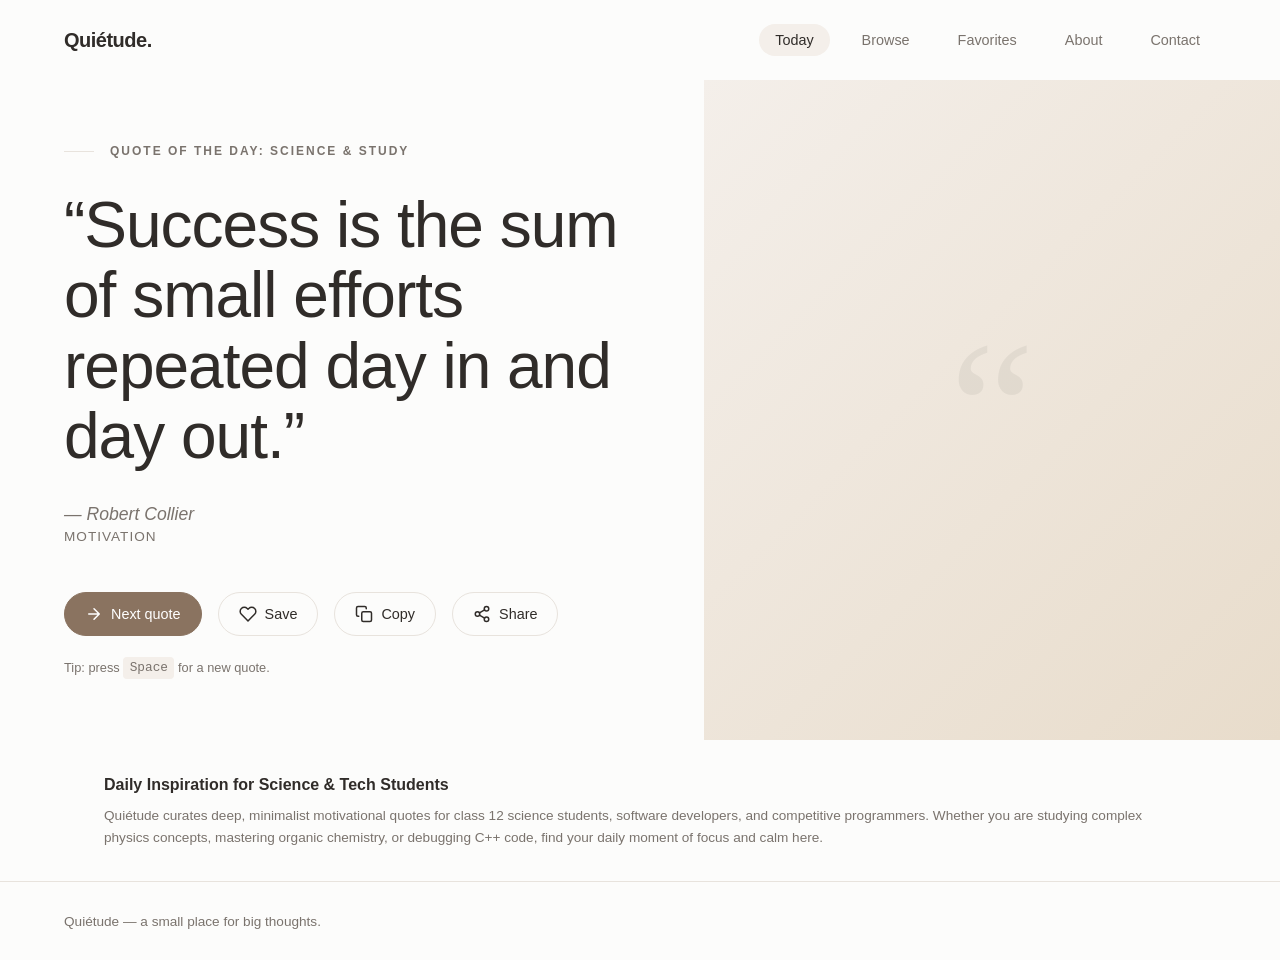
<file: index.html>
<!DOCTYPE html>
<html lang="en">
<head>
    <meta charset="UTF-8">
    <meta name="viewport" content="width=device-width, initial-scale=1.0">
    
    <title>Motivational Quotes for Science Students | Quiétude</title>
    <meta name="title" content="Motivational Quotes for Science Students | Quiétude">
    <meta name="description" content="Discover minimalist motivational quotes for science students. Find calm and focus for board exams, competitive programming, and late-night study sessions.">
    <meta name="keywords" content="motivational quotes for science students, study motivation quotes, class 12 science quotes, deep physics quotes, chemistry study quotes, competitive programming motivation, exam focus quotes, minimalist student quotes, Quiétude">
    <meta name="author" content="Quiétude">

    <meta property="og:type" content="website">
    <meta property="og:url" content="https://quietude05.github.io/quote/">
    <meta property="og:title" content="Motivational Quotes for Science Students | Quiétude">
    <meta property="og:description" content="Discover minimalist motivational quotes for science students. Find calm and focus for board exams, competitive programming, and late-night study sessions.">
    <meta property="og:image" content="https://quietude05.github.io/quote/preview-image.jpg">

    <meta property="twitter:card" content="summary_large_image">
    <meta property="twitter:url" content="https://quietude05.github.io/quote/">
    <meta property="twitter:title" content="Motivational Quotes for Science Students | Quiétude">
    <meta property="twitter:description" content="Discover minimalist motivational quotes for science students. Find calm and focus for board exams, competitive programming, and late-night study sessions.">
    <meta property="twitter:image" content="https://quietude05.github.io/quote/preview-image.jpg">

    <link rel="canonical" href="https://quietude05.github.io/quote/">

    <link rel="stylesheet" href="style.css">
</head>
<body>

    <nav>
        <div class="logo">Quiétude.</div>
        <div class="nav-links">
            <button class="nav-btn active" data-target="view-today">Today</button>
            <button class="nav-btn" data-target="view-browse">Browse</button>
            <button class="nav-btn" data-target="view-favorites">Favorites</button>
            <button class="nav-btn" data-target="view-about">About</button>
            <button class="nav-btn" data-target="view-contact">Contact</button>
        </div>
    </nav>

    <main>
        <section id="view-today" class="view-section active">
            <div class="today-left">
                <h1 class="quote-label">QUOTE OF THE DAY: SCIENCE & STUDY</h1>
                <blockquote class="main-quote" id="today-text">“Creativity is intelligence having fun.”</blockquote>
                <cite class="main-author" id="today-author">— Albert Einstein</cite>
                <div class="main-category" id="today-category">Creativity</div>
                
                <div class="action-buttons">
                    <button class="btn btn-primary" id="btn-next">
                        <svg viewBox="0 0 24 24"><path d="M5 12h14M12 5l7 7-7 7"/></svg> Next quote
                    </button>
                    <button class="btn" id="btn-save-today">
                        <svg viewBox="0 0 24 24" id="today-heart-icon"><path d="M20.84 4.61a5.5 5.5 0 0 0-7.78 0L12 5.67l-1.06-1.06a5.5 5.5 0 0 0-7.78 7.78l1.06 1.06L12 21.23l7.78-7.78 1.06-1.06a5.5 5.5 0 0 0 0-7.78z"/></svg> Save
                    </button>
                    <button class="btn" id="btn-copy">
                        <svg viewBox="0 0 24 24"><rect x="9" y="9" width="13" height="13" rx="2" ry="2"></rect><path d="M5 15H4a2 2 0 0 1-2-2V4a2 2 0 0 1 2-2h9a2 2 0 0 1 2 2v1"></path></svg> Copy
                    </button>
                    <button class="btn" id="btn-share">
                        <svg viewBox="0 0 24 24"><circle cx="18" cy="5" r="3"></circle><circle cx="6" cy="12" r="3"></circle><circle cx="18" cy="19" r="3"></circle><line x1="8.59" y1="13.51" x2="15.42" y2="17.49"></line><line x1="15.41" y1="6.51" x2="8.59" y2="10.49"></line></svg> Share
                    </button>
                </div>
                <div class="tip">Tip: press <kbd>Space</kbd> for a new quote.</div>
            </div>
            <div class="today-right">
                <div class="quote-mark-bg">“</div>
            </div>
        </section>

        <section id="view-browse" class="view-section">
            <div class="page-container">
                <h1 class="page-header">Browse</h1>
                <p class="page-subtitle">A massive, hand-picked library. Wander by theme or search for something specific.</p>
                
                <div class="controls-row">
                    <div class="filters" id="browse-filters">
                        <button class="filter-btn active" data-filter="All">All</button>
                        <button class="filter-btn" data-filter="Wisdom">Wisdom</button>
                        <button class="filter-btn" data-filter="Love">Love</button>
                        <button class="filter-btn" data-filter="Motivation">Motivation</button>
                        <button class="filter-btn" data-filter="Life">Life</button>
                        <button class="filter-btn" data-filter="Creativity">Creativity</button>
                        <button class="filter-btn" data-filter="Mindfulness">Mindfulness</button>
                    </div>
                    <input type="text" class="search-bar" placeholder="Search quotes or authors" id="search-input">
                </div>

                <div class="quotes-grid" id="browse-grid">
                    </div>
            </div>
        </section>

        <section id="view-favorites" class="view-section">
            <div class="page-container">
                <h1 class="page-header">Favorites</h1>
                <p class="page-subtitle">A private shelf for the lines that stayed with you.</p>
                
                <div class="quotes-grid" id="favorites-grid">
                    </div>
            </div>
        </section>

        <section id="view-about" class="view-section">
            <div class="page-container">
                <div class="quote-label" style="margin-bottom:1rem;">ABOUT</div>
                <h1 class="page-header" style="margin-bottom:2rem;">Less scroll, more pause.</h1>
                
                <div class="about-content">
                    <p>Quiétude is a small, slow corner of the internet — a place to read one good sentence and let it stay with you for a while.</p>
                    <p>Each day brings a new quote, drawn from a massive library of writers, philosophers, and quiet observers. Save the ones that resonate, browse by mood, and come back tomorrow.</p>
                    <blockquote class="about-quote">“Nature does not hurry, yet everything is accomplished.”</blockquote>
                    <cite class="main-author">— Lao Tzu</cite>
                </div>
            </div>
        </section>

        <section id="view-contact" class="view-section">
            <div class="page-container">
                <div class="quote-label" style="margin-bottom:1rem;">CONTACT</div>
                <h1 class="page-header" style="margin-bottom:2rem;">Get in touch.</h1>
                
                <div class="about-content">
                    <p>We would love to hear from you. Whether you have a favorite quote to share, feedback on the app, or just want to say hello.</p>
                    
                    <p style="margin-top: 2rem;">
                        <strong>Email:</strong> <br>
                        <a href="mailto:quietude05@gmail.com" style="color: var(--text-dark); text-decoration: none; border-bottom: 1px solid var(--accent-brown);">quietude05@gmail.com</a>
                    </p>
                    
                    <p>
                        <strong>Mobile:</strong> <br>
                        <a href="tel:+918971787693" style="color: var(--text-dark); text-decoration: none; border-bottom: 1px solid var(--accent-brown);">8971787693</a>
                    </p>
                </div>
            </div>
        </section>
    </main>

    <article style="padding: 2rem 4rem; color: var(--text-gray); font-size: 0.85rem; max-width: 1200px; margin: 0 auto; line-height: 1.6;">
        <h2 style="font-size: 1rem; margin-bottom: 0.5rem; color: var(--text-dark);">Daily Inspiration for Science & Tech Students</h2>
        <p>Quiétude curates deep, minimalist motivational quotes for class 12 science students, software developers, and competitive programmers. Whether you are studying complex physics concepts, mastering organic chemistry, or debugging C++ code, find your daily moment of focus and calm here.</p>
    </article>

    <footer>
        <div>Quiétude — a small place for big thoughts.</div>
    </footer>

    <script src="script.js"></script>
</body>
</html>
</file>
<file: style.css>
:root {
    --bg-main: #fcfcfb;
    --bg-secondary: #f4efea;
    --bg-card: #f8f6f3;
    --text-dark: #302c29;
    --text-gray: #7a736d;
    --accent-brown: #8a7360;
    --accent-hover: #735f4f;
    --red-heart: #d93838;
    --border-color: #e8e3dd;
    --font-main: -apple-system, BlinkMacSystemFont, "Segoe UI", Roboto, Helvetica, Arial, sans-serif;
}

* {
    box-sizing: border-box;
    margin: 0;
    padding: 0;
}

body {
    font-family: var(--font-main);
    background-color: var(--bg-main);
    color: var(--text-dark);
    display: flex;
    flex-direction: column;
    min-height: 100vh;
}

nav {
    display: flex;
    justify-content: space-between;
    align-items: center;
    padding: 1.5rem 4rem;
    background-color: var(--bg-main);
    position: sticky;
    top: 0;
    z-index: 100;
}

.logo { font-size: 1.25rem; font-weight: 600; letter-spacing: -0.5px; }
.nav-links { display: flex; gap: 1rem; }

.nav-btn {
    background: none; border: none; padding: 0.5rem 1rem; border-radius: 20px;
    font-size: 0.9rem; color: var(--text-gray); cursor: pointer; transition: all 0.2s;
}
.nav-btn:hover { color: var(--text-dark); }
.nav-btn.active { background-color: var(--bg-secondary); color: var(--text-dark); }

main { flex: 1; display: flex; flex-direction: column; }
.view-section { display: none; flex: 1; }
.view-section.active { display: flex; }

#view-today { flex-direction: row; }
.today-left { flex: 1; padding: 4rem; display: flex; flex-direction: column; justify-content: center; }

.quote-label {
    font-size: 0.75rem; text-transform: uppercase; letter-spacing: 2px;
    color: var(--text-gray); margin-bottom: 2rem; display: flex; align-items: center; gap: 1rem;
}
.quote-label::before { content: ""; display: block; width: 30px; height: 1px; background-color: var(--border-color); }

.main-quote { font-size: 4rem; line-height: 1.1; font-weight: 500; letter-spacing: -1px; margin-bottom: 2rem; color: var(--text-dark); }
.main-author { font-size: 1.1rem; color: var(--text-gray); font-style: italic; margin-bottom: 0.25rem; }
.main-category { font-size: 0.85rem; color: var(--text-gray); margin-bottom: 3rem; text-transform: uppercase; letter-spacing: 1px; }

.action-buttons { display: flex; gap: 1rem; margin-bottom: 1.5rem; align-items: center; flex-wrap: wrap; }
.btn {
    display: flex; align-items: center; gap: 0.5rem; padding: 0.75rem 1.25rem; border-radius: 24px;
    font-size: 0.9rem; cursor: pointer; border: 1px solid var(--border-color); background: transparent; color: var(--text-dark); transition: all 0.2s;
}
.btn-primary { background-color: var(--accent-brown); color: white; border-color: var(--accent-brown); }
.btn-primary:hover { background-color: var(--accent-hover); }
.btn:not(.btn-primary):hover { background-color: var(--bg-card); }

.tip { font-size: 0.8rem; color: var(--text-gray); }
.tip kbd { background-color: var(--bg-secondary); padding: 0.2rem 0.4rem; border-radius: 4px; font-family: monospace; }

.today-right { flex: 1; background: linear-gradient(135deg, #f4efea 0%, #e8dccb 100%); display: flex; align-items: center; justify-content: center; }
.quote-mark-bg { font-size: 12rem; color: rgba(0,0,0,0.05); font-family: serif; line-height: 1; user-select: none; }

.page-container { padding: 3rem 4rem; width: 100%; max-width: 1200px; margin: 0 auto; }
.page-header { font-size: 3rem; font-weight: 600; margin-bottom: 1rem; letter-spacing: -1px; }
.page-subtitle { color: var(--text-gray); font-size: 1.1rem; margin-bottom: 3rem; max-width: 600px; line-height: 1.5; }

.controls-row { display: flex; justify-content: space-between; align-items: center; margin-bottom: 2rem; flex-wrap: wrap; gap: 1rem; }
.filters { display: flex; gap: 0.75rem; flex-wrap: wrap; }
.filter-btn { padding: 0.5rem 1rem; border-radius: 20px; border: 1px solid var(--border-color); background: transparent; color: var(--text-gray); cursor: pointer; font-size: 0.9rem; transition: all 0.2s; }
.filter-btn.active { background-color: var(--text-dark); color: white; border-color: var(--text-dark); }
.search-bar { padding: 0.6rem 1.2rem; border-radius: 20px; border: 1px solid var(--border-color); background: transparent; width: 250px; font-size: 0.9rem; outline: none; }

.quotes-grid { display: grid; grid-template-columns: repeat(auto-fill, minmax(300px, 1fr)); gap: 1.5rem; }
.quote-card { background-color: var(--bg-card); border: 1px solid var(--border-color); border-radius: 16px; padding: 2rem; display: flex; flex-direction: column; transition: transform 0.2s; }
.quote-card:hover { transform: translateY(-2px); }
.card-tag { background-color: rgba(0,0,0,0.04); padding: 0.3rem 0.6rem; border-radius: 12px; font-size: 0.75rem; color: var(--text-gray); align-self: flex-start; margin-bottom: 1.5rem; }
.card-text { font-size: 1.25rem; line-height: 1.4; flex: 1; margin-bottom: 2rem; color: var(--text-dark); }
.card-footer { display: flex; justify-content: space-between; align-items: center; }
.card-author { color: var(--text-gray); font-size: 0.9rem; font-style: italic; }
.heart-btn { background: none; border: none; cursor: pointer; color: var(--text-gray); font-size: 1.2rem; transition: color 0.2s; }
.heart-btn.liked { color: var(--red-heart); }

.about-content { max-width: 700px; }
.about-content p { margin-bottom: 1.5rem; line-height: 1.6; color: var(--text-dark); font-size: 1.1rem; }
.about-quote { font-style: italic; font-size: 1.2rem; margin-top: 2rem; }

footer { padding: 2rem 4rem; display: flex; justify-content: space-between; color: var(--text-gray); font-size: 0.85rem; border-top: 1px solid var(--border-color); margin-top: auto; }
svg { width: 18px; height: 18px; fill: none; stroke: currentColor; stroke-width: 2; stroke-linecap: round; stroke-linejoin: round; }

@media (max-width: 768px) {
    #view-today { flex-direction: column; }
    .today-right { display: none; }
    .main-quote { font-size: 2.5rem; }
    nav { padding: 1rem 2rem; }
    .page-container, footer { padding: 2rem; }
}
</file>
